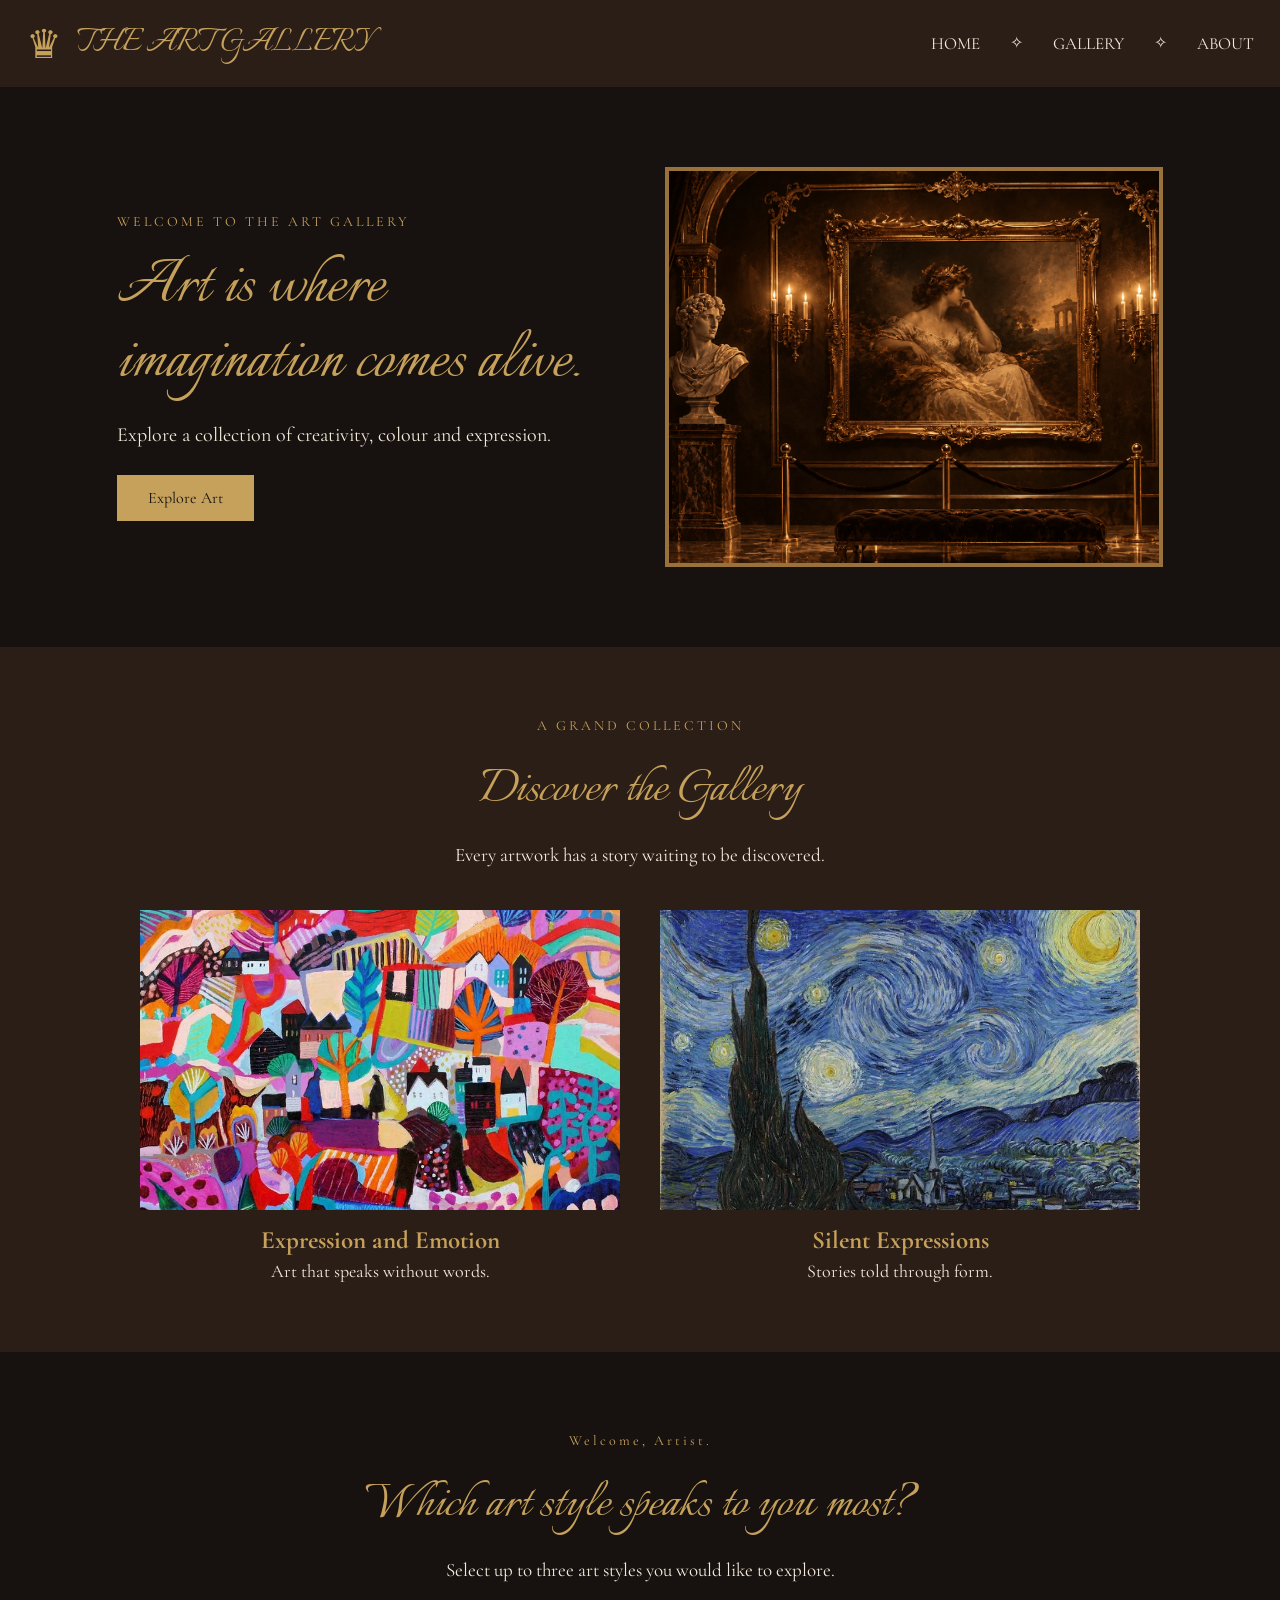
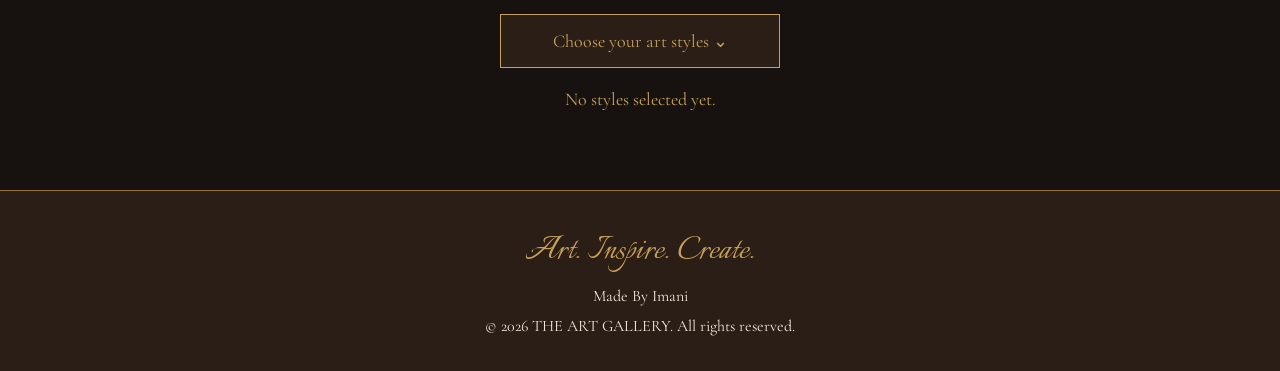
<file: index.html>
<!doctype html>
<html lang="en">
  <head>
    <meta charset="UTF-8" />
    <meta name="viewport" content="width=device-width, initial-scale=1.0" />

    <title>THE ART GALLERY</title>

    <link rel="stylesheet" href="home.css" />

    <link
      href="https://fonts.googleapis.com/css2?family=Cormorant+Garamond:wght@400;500;600;700&family=Italianno&display=swap"
      rel="stylesheet"
    />
  </head>

  <body>
    <a href="#main" class="skip-link">Skip to content</a>

    <header>
      <nav>
        <h2 class="logo"><span class="crown">♛</span> THE ART GALLERY</h2>

        <ul>
          <li><a href="index.html">HOME</a></li>
          <span>✧</span>
          <li><a href="gallery.html">GALLERY</a></li>
          <span>✧</span>
          <li><a href="about.html">ABOUT</a></li>
        </ul>
      </nav>
    </header>

    <main id="main">
      <section class="hero">
        <div class="hero-text">
          <p class="small-heading">WELCOME TO THE ART GALLERY</p>

          <h1>Art is where imagination comes alive.</h1>

          <p class="description">
            Explore a collection of creativity, colour and expression.
          </p>

          <a href="gallery.html" class="button"> Explore Art </a>
        </div>

        <div class="hero-image">
          <img
            src="background image.png"
            alt="A beautiful painting displayed in an art gallery"
          />
        </div>
      </section>

      <section class="featured">
        <p class="small-heading">A GRAND COLLECTION</p>

        <h2>Discover the Gallery</h2>

        <p class="section-description">
          Every artwork has a story waiting to be discovered.
        </p>

        <div class="artworks">
          <div class="artwork">
            <img src="./colorfulwork.jpg" alt="Colourful expressive artwork" />

            <h3>Expression and Emotion</h3>

            <p>Art that speaks without words.</p>
          </div>

          <div class="artwork">
            <img src="./expressivework.jpg" alt="Expressive artwork" />

            <h3>Silent Expressions</h3>

            <p>Stories told through form.</p>
          </div>
        </div>
      </section>

      <section class="preferences">
        <p class="small-heading">Welcome, Artist.</p>

        <h2>Which art style speaks to you most?</h2>

        <p class="section-description">
          Select up to three art styles you would like to explore.
        </p>

        <button
          id="dropdownButton"
          class="dropdown-button"
          aria-expanded="false"
        >
          Choose your art styles

          <span>⌄</span>
        </button>

        <div id="options" class="options hidden">
          <button class="style-option" data-style="Drawings">
            ✏️ Drawings
          </button>

          <button class="style-option" data-style="Paintings">
            🎨 Paintings
          </button>

          <button class="style-option" data-style="Mosaic">🖌️ Mosaic</button>

          <button class="style-option" data-style="Sculpture">
            🗿 Sculpture
          </button>

          <button class="style-option" data-style="Modern Art">
            🤖 Modern Art
          </button>

          <button
            id="randomButton"
            class="style-option"
            onclick="window.scrollTo({ top: 0, behavior: 'smooth' })"
          >
            🎲 Random
          </button>
        </div>

        <p id="selectionText" class="selection-text">No styles selected yet.</p>
      </section>
    </main>

    <div
      id="randomPopup"
      class="popup hidden"
      role="dialog"
      aria-modal="true"
      aria-labelledby="randomTitle"
    >
      <div class="popup-content">
        <button id="closePopup" class="close-button" aria-label="Close popup">
          ×
        </button>

        <h2 id="randomTitle">Rolling infinite possibilities!</h2>

        <div id="dice" class="dice">🎲</div>

        <p id="randomResult">Finding your art style...</p>

        <button id="tryAgain" class="button hidden">Try Again</button>
      </div>
    </div>

    <footer>
      <h2>Art. Inspire. Create.</h2>

      <p>Made By Imani</p>

      <p>© 2026 THE ART GALLERY. All rights reserved.</p>
    </footer>

    <script src="home.js"></script>
  </body>
</html>
</file>
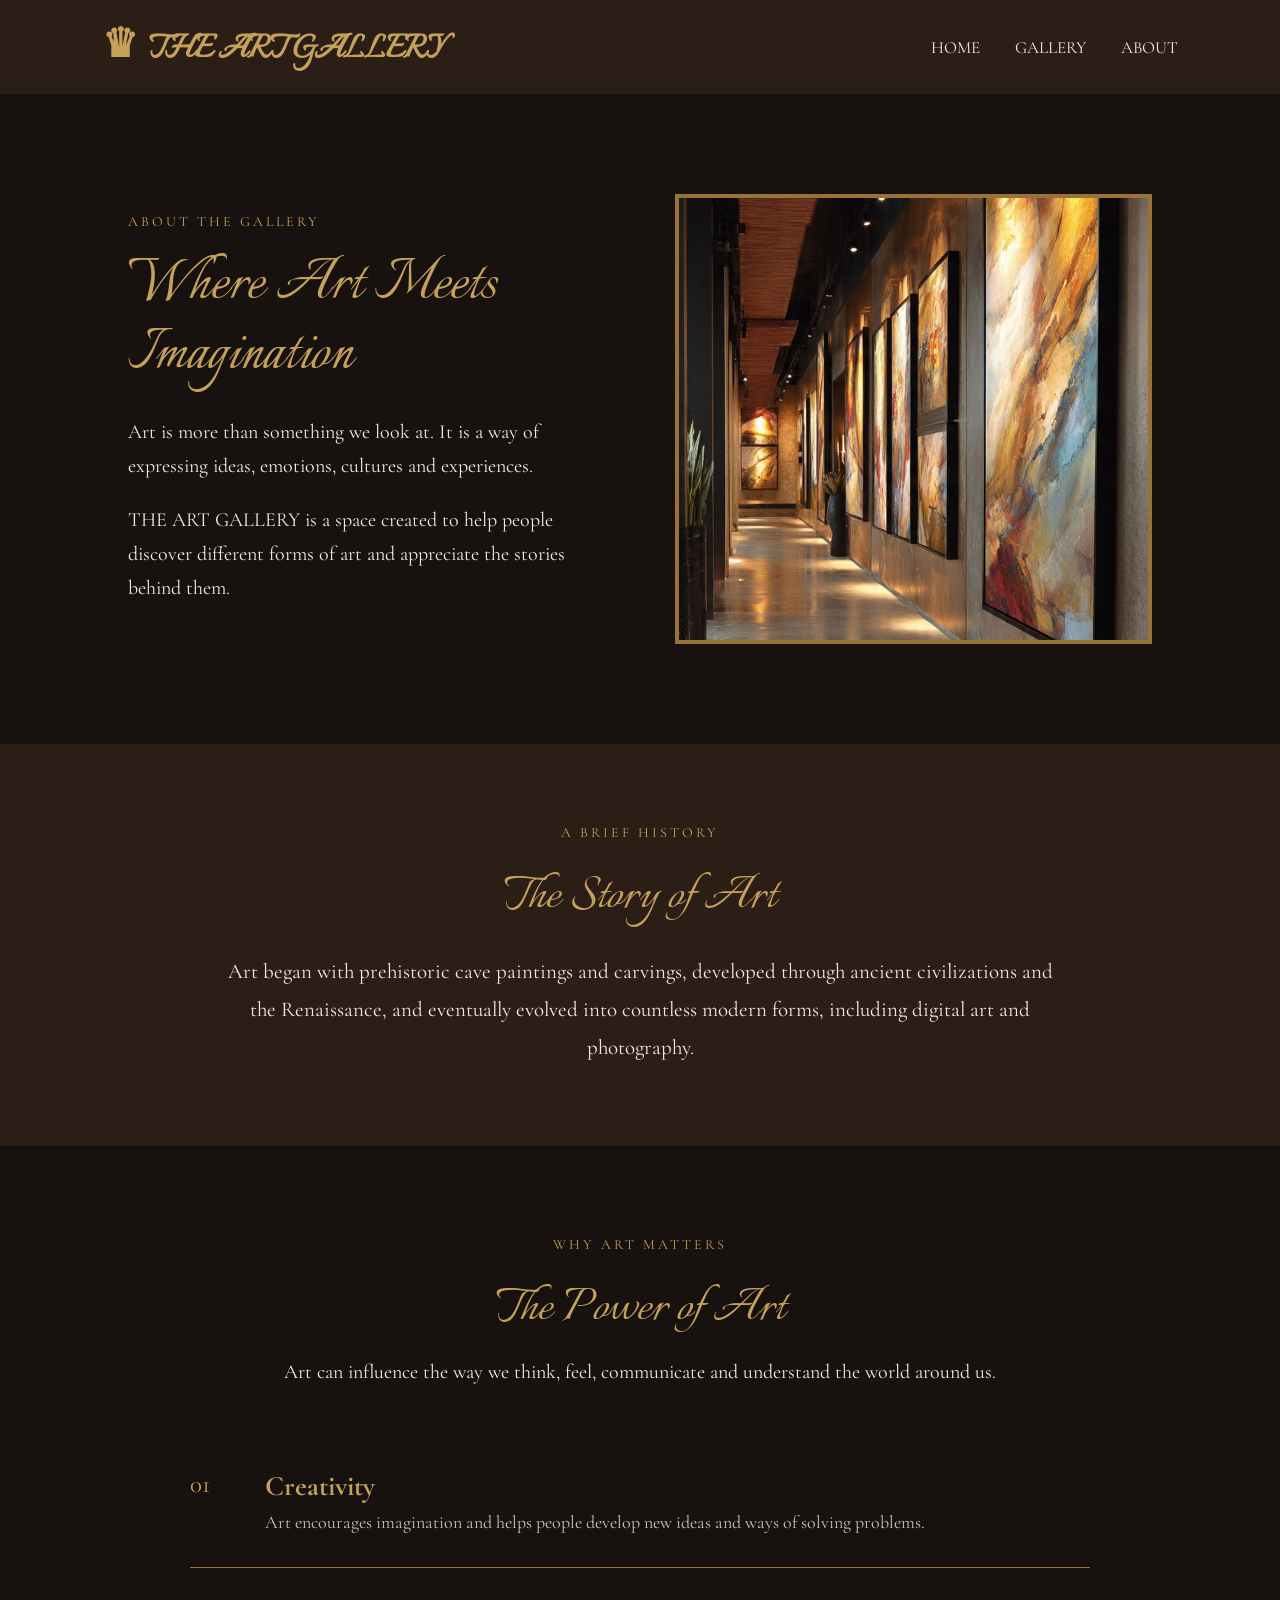
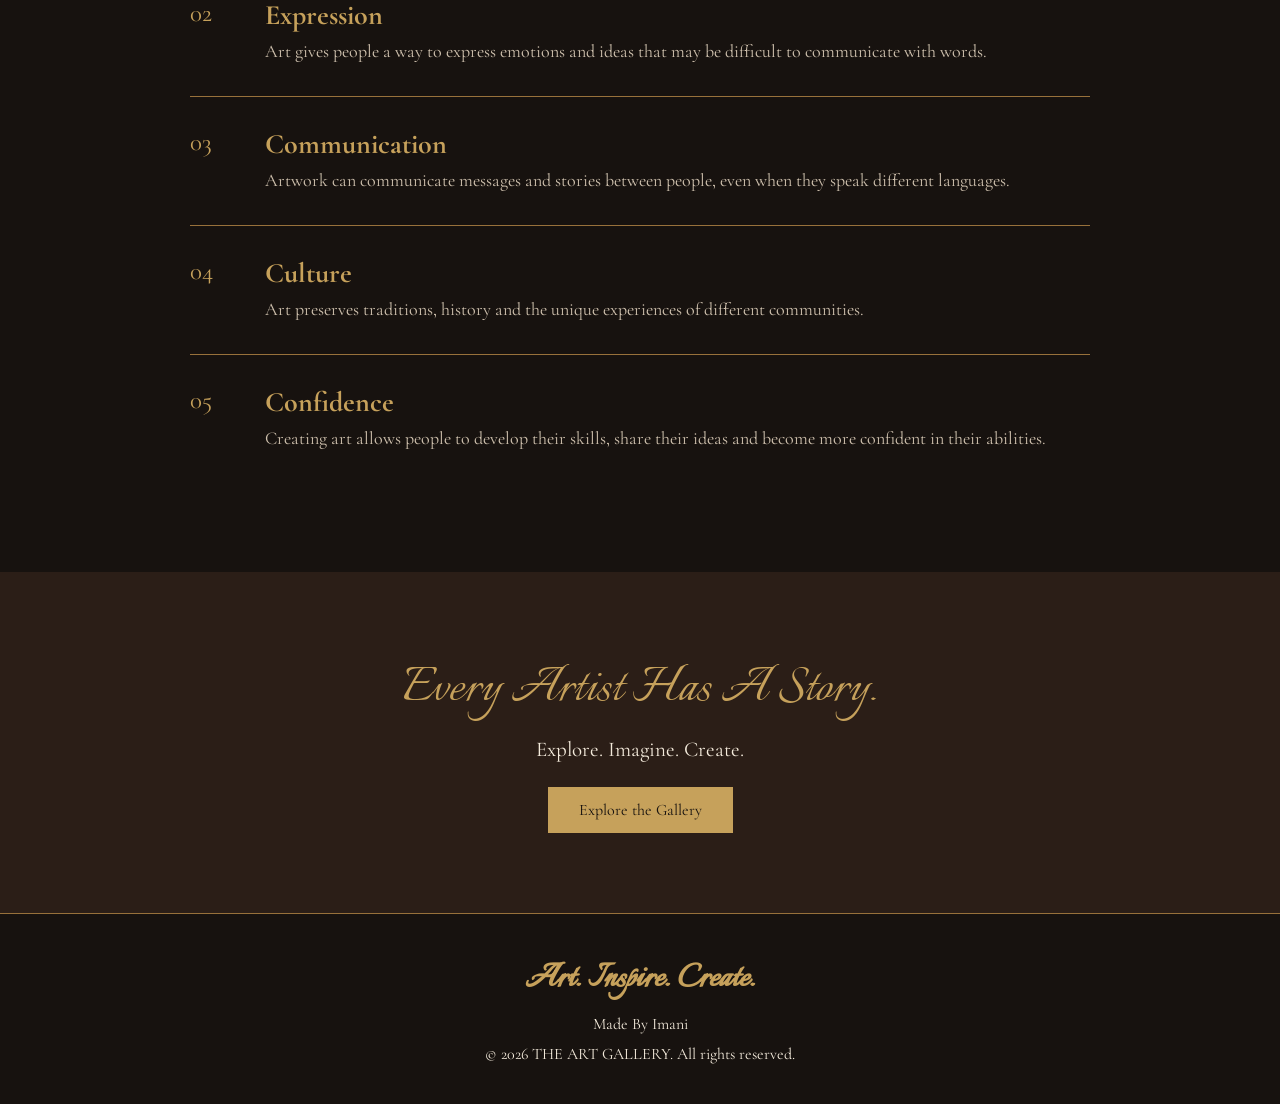
<file: about.html>
<!DOCTYPE html>
 <html lang="en">

<head>
    <meta charset="UTF-8">
    <meta name="viewport" content="width=device-width, initial-scale=1.0">

    <title>About | THE ART GALLERY</title>

    <link rel="stylesheet" href="about.css">
   
    <link href="https://fonts.googleapis.com/css2?family=Cormorant+Garamond:wght@400;500;600;700&family=Italianno&display=swap" rel="stylesheet">
</head>

<body>
      
      <a href="#main" class="skip-link">Skip to content</a>

      <header>

        <nav>

             <h2 class="logo">
         <span class="crown">♛</span> THE ART GALLERY
           </h2>

            <ul>
                <li>
                    <a href="index.html">HOME</a>
                </li>

                <li>
                    <a href="gallery.html">GALLERY</a>
                </li>

                <li>
                    <a href="about.html">ABOUT</a>
                </li>
            </ul>

        </nav>

    </header>

     <main id="main">

         <section class="about-hero">

            <div class="about-text">

                <p class="small-heading">ABOUT THE GALLERY</p>

                <h1>Where Art Meets Imagination</h1>

                <p>
                    Art is more than something we look at.
                    It is a way of expressing ideas, emotions,
                    cultures and experiences.
                </p>

                <p>
                    THE ART GALLERY is a space created to help
                    people discover different forms of art and
                    appreciate the stories behind them.
                </p>

            </div>


            <div class="about-image">

                <img src="./displayed art.jpg"
                     alt="Artwork displayed in an elegant art gallery">

            </div>

        </section>
           
        <section class="history">

            <p class="small-heading">A BRIEF HISTORY</p>

            <h2>The Story of Art</h2>

            <p class="history-text">
                Art began with prehistoric cave paintings and carvings,
                developed through ancient civilizations and the Renaissance,
                and eventually evolved into countless modern forms, including
                digital art and photography.
            </p>

        </section>

            <section class="benefits">

            <p class="small-heading">WHY ART MATTERS</p>

            <h2>The Power of Art</h2>

            <p class="intro">
                Art can influence the way we think, feel,
                communicate and understand the world around us.
            </p>


            <div class="benefit-list">

                <!-- Benefit 1 -->
                <div class="benefit">

                    <div class="number">01</div>

                    <div>
                        <h3>Creativity</h3>

                        <p>
                            Art encourages imagination and helps
                            people develop new ideas and ways of
                            solving problems.
                        </p>
                    </div>

                </div>

                  <div class="benefit">

                    <div class="number">02</div>

                    <div>
                        <h3>Expression</h3>

                        <p>
                            Art gives people a way to express
                            emotions and ideas that may be difficult
                            to communicate with words.
                        </p>
                    </div>

                </div>

                   <div class="benefit">

                    <div class="number">03</div>

                    <div>
                        <h3>Communication</h3>

                        <p>
                            Artwork can communicate messages and
                            stories between people, even when they
                            speak different languages.
                        </p>
                    </div>

                </div>

                 <div class="benefit">

                    <div class="number">04</div>

                    <div>
                        <h3>Culture</h3>

                        <p>
                            Art preserves traditions, history and
                            the unique experiences of different
                            communities.
                        </p>
                    </div>

                </div>


                 <div class="benefit">

                    <div class="number">05</div>

                    <div>
                        <h3>Confidence</h3>

                        <p>
                            Creating art allows people to develop
                            their skills, share their ideas and
                            become more confident in their abilities.
                        </p>
                    </div>

                </div>

            </div>

        </section>

         <section class="closing">

            <h2>Every Artist Has A Story.</h2>

            <p>
                Explore. Imagine. Create.
            </p>

            <a href="gallery.html" class="button">
                Explore the Gallery
            </a>

        </section>

    </main>

  <footer>

        <h2>Art. Inspire. Create.</h2>

        <p>Made By Imani</p>

        <p>
            © 2026 THE ART GALLERY. All rights reserved.
        </p>

    </footer>

           <script src="about.js"></script>

</body>

</html>
</file>
<file: home.css>
* {
    margin: 0;
    padding: 0;
    box-sizing: border-box;
}

html {
    scroll-behavior: smooth;
    width: 100%;
}

body {
    width: 100%;
    max-width: 100%;
    overflow-x: hidden;

    background-color: #17120f;
    color: #f3eadb;

    font-family: 'Cormorant Garamond', serif;
}
 
.logo {
    display: flex;
    align-items: center;
    gap: 10px;

    font-family: 'Italianno', cursive;

    color: #c6a15b;

    font-size: 38px;

    font-weight: normal;

    white-space: nowrap;
}

   .crown {
    font-family: Arial, sans-serif;
     font-size: 40px; 
     color: #c6a15b;
    margin-right: 5px;
}


.skip-link {
    position: absolute;
    left: -999px;
}

.skip-link:focus {
    left: 10px;
    top: 10px;

    background-color: #c6a15b;
    color: #17120f;

    padding: 10px;

    z-index: 100;
}


header {
    width: 100%;
    background-color: #2b1e17;
    padding: 20px 2%;
}

nav {
    width: 100%;

    display: flex;
    justify-content: space-between;
    align-items: center;

    gap: 20px;
}


.logo {
    font-family: 'Italianno', cursive;

    color: #c6a15b;

    font-size: 38px;

    font-weight: normal;

    white-space: nowrap;
}


nav ul {
    display: flex;

    list-style: none;

    gap: 30px;

    flex-wrap: wrap;
}

nav a {
    color: #f3eadb;

    text-decoration: none;

    font-family: 'Cormorant Garamond', serif;

    font-size: 17px;

    transition: 0.3s;
}

nav a:hover {
    color: #c6a15b;
}


.hero {
    width: 100%;
    max-width: 1200px;

    margin: 0 auto;

    display: flex;

    align-items: center;

    justify-content: space-between;

    gap: 50px;

    padding: 80px 6%;
}

   body {
    animation: fadeIn 0.3s ease-in;
}

  .entrance {
    animation: appear 1.5s ease forwards;
}

   body {
    animation: appear 1.5s ease forwards;
}

@keyframes appear {

    from {
        opacity: 0;
        transform: translateY(30px);
    }

    to {
        opacity: 1;
        transform: translateY(0);
    }

}


.hero-text,
.hero-image {
    flex: 1;
    min-width: 0;
}



.small-heading {
    color: #c6a15b;

    letter-spacing: 3px;

    font-size: 14px;

    margin-bottom: 20px;
}




.hero h1 {
    font-family: 'Italianno', cursive;

    color: #c6a15b;

    font-size: clamp(50px, 6vw, 75px);

    font-weight: normal;

    line-height: 1;

    margin-bottom: 20px;
}




.description {
    font-size: 20px;

    line-height: 1.5;

    margin-bottom: 25px;
}




.button {
    display: inline-block;

    background-color: #c6a15b;

    color: #17120f;

    padding: 12px 30px;

    text-decoration: none;

    border: 1px solid #c6a15b;

    font-family: 'Cormorant Garamond', serif;

    transition: 0.3s;
}

.button:hover {
    background-color: transparent;

    color: #c6a15b;
}



.hero-image {
    display: flex;

    justify-content: center;
}

.hero-image img {
    width: 100%;
    max-width: 520px;

    height: 400px;

    object-fit: cover;

    border: 4px solid #98713b;

    display: block;
}




.featured {
    width: 100%;

    background-color: #2b1e17;

    text-align: center;

    padding: 70px 6%;
}



.featured h2 {
    font-family: 'Italianno', cursive;

    color: #c6a15b;

    font-size: clamp(45px, 5vw, 58px);

    font-weight: normal;

    margin-bottom: 15px;
}




.section-description {
    font-size: 19px;

    line-height: 1.5;

    margin-bottom: 30px;
}



.artworks {
    width: 100%;
    max-width: 1000px;

    margin: 40px auto 0;

    display: flex;

    justify-content: center;

    gap: 40px;
}



.artwork {
    width: 50%;

    min-width: 0;
}

.artwork img {
    width: 100%;

    height: 300px;

    object-fit: cover;

    display: block;
}

.artwork h3 {
    color: #c6a15b;

    font-size: 25px;

    margin-top: 15px;
}

.artwork p {
    font-size: 18px;

    margin-top: 5px;
}


.preferences {
    width: 100%;

    text-align: center;

    padding: 80px 6%;
}


.preferences h2 {
    font-family: 'Italianno', cursive;

    color: #c6a15b;

    font-size: clamp(45px, 5vw, 58px);

    font-weight: normal;

    margin-bottom: 15px;
}


.dropdown-button {
    background-color: #2b1e17;

    color: #c6a15b;

    border: 1px solid #c6a15b;

    padding: 15px 25px;

    width: min(280px, 90%);

    font-family: 'Cormorant Garamond', serif;

    font-size: 18px;

    cursor: pointer;
}


.options {
    display: flex;

    flex-direction: column;

    align-items: center;

    gap: 12px;

    margin: 20px auto;
}

.style-option {
    background-color: #2b1e17;

    color: #c6a15b;

    border: 1px solid #c6a15b;

    padding: 12px 25px;

    width: min(280px, 90%);

    font-family: 'Cormorant Garamond', serif;

    font-size: 18px;

    cursor: pointer;

    transition: 0.3s;
}

.style-option:hover,
.style-option.chosen {
    background-color: #c6a15b;

    color: #2b1e17;
}


.hidden {
    display: none !important;
}


.selection-text {
    color: #c6a15b;

    font-size: 18px;

    margin-top: 20px;
}


.popup {
    position: fixed;

    top: 0;
    left: 0;

    width: 100vw;
    height: 100vh;

    background-color: rgba(0, 0, 0, 0.85);

    display: flex;

    justify-content: center;

    align-items: center;

    z-index: 1000;

    padding: 20px;
}


.popup-content {
    width: min(350px, 90vw);

    background-color: #2b1e17;

    border: 2px solid #c6a15b;

    padding: 40px 30px;

    text-align: center;

    position: relative;
}


.popup-content h2 {
    font-family: 'Italianno', cursive;

    color: #c6a15b;

    font-size: 40px;

    font-weight: normal;
}


.dice {
    font-size: 70px;

    margin: 25px;
}


.close-button {
    position: absolute;

    right: 15px;
    top: 10px;

    background: none;

    border: none;

    color: #f3eadb;

    font-size: 30px;

    cursor: pointer;

    line-height: 1;
}

.close-button:hover {
    color: #c6a15b;
}


footer {
    width: 100%;

    background-color: #2b1e17;

    text-align: center;

    padding: 35px 20px;

    border-top: 1px solid #98713b;
}


footer h2 {
    font-family: 'Italianno', cursive;

    color: #c6a15b;

    font-size: 40px;

    font-weight: normal;
}



footer p {
    margin-top: 10px;

    font-size: 16px;
}


button:focus-visible,
a:focus-visible {
    outline: 3px solid #f3eadb;

    outline-offset: 4px;
}


@media (max-width: 850px) {

    header {
        padding: 18px 5%;
    }

    nav {
        flex-direction: column;

        gap: 15px;
    }

    .hero {
        flex-direction: column;

        text-align: center;

        padding: 60px 6%;
    }

    .hero-image {
        width: 100%;
    }

    .hero-image img {
        max-width: 600px;

        height: 350px;
    }

    .artworks {
        flex-direction: column;

        align-items: center;
    }

    .artwork {
        width: min(600px, 100%);
    }

}


@media (max-width: 500px) {

    nav ul {
        gap: 15px;
    }

    nav a {
        font-size: 15px;
    }

    .logo {
        font-size: 32px;
    }

    .hero {
        padding: 50px 5%;
    }

    .hero h1 {
        font-size: 48px;
    }

    .hero-image img {
        height: 280px;
    }

    .featured,
    .preferences {
        padding: 60px 5%;
    }

    .artwork img {
        height: 250px;
    }

    .popup-content {
        padding: 35px 20px;
    }

}

@media (prefers-reduced-motion: reduce) {

    html {
        scroll-behavior: auto;
    }

    * {
        transition: none !important;

        animation: none !important;
    }

}
</file>
<file: about.css>
* {
    margin: 0;
    padding: 0;
    box-sizing: border-box;
}

html {
    scroll-behavior: smooth;
}

body {
    background-color: #17120f;
    color: #f3eadb;
    font-family: 'Cormorant Garamond', serif;
}

    .crown {
    font-family: Arial, sans-serif;
     font-size: 40px; 
     color: #c6a15b;
    margin-right: 5px;
}

   header {
    width: 100%;
    background-color: #2b1e17;
    padding: 20px 10px;
}

.skip-link {
    position: absolute;
    left: -999px;
}

.skip-link:focus {
    left: 10px;
    top: 10px;

    background-color: #c6a15b;
    color: #17120f;

    padding: 10px;

    z-index: 100;
}

header {
    background-color: #2b1e17;
    padding: 20px 8%;
}

nav {
    display: flex;
    justify-content: space-between;
    align-items: center;
}

.logo {
    font-family: 'Italianno', cursive;
    color: #c6a15b;
    font-size: 38px;
}

nav ul {
    display: flex;
    list-style: none;
    gap: 35px;
}

nav a {
    color: #f3eadb;
    text-decoration: none;
    font-size: 17px;

    transition: 0.3s;
}

nav a:hover {
    color: #c6a15b;
}

.about-hero {
    display: flex;

    justify-content: center;
    align-items: center;

    gap: 70px;

    padding: 100px 10%;

    min-height: 600px;
}

.about-text {
    flex: 1;
}

.small-heading {
    color: #c6a15b;

    letter-spacing: 3px;

    font-size: 14px;

    margin-bottom: 20px;
}

.about-text h1 {
    font-family: 'Italianno', cursive;

    color: #c6a15b;

    font-size: 70px;

    font-weight: normal;

    line-height: 1;

    margin-bottom: 25px;
}

.about-text p:not(.small-heading) {
    font-size: 20px;

    line-height: 1.7;

    margin-bottom: 20px;
}

.about-image {
    flex: 1;
}

.about-image img {
    width: 100%;

    height: 450px;

    object-fit: cover;

    border: 4px solid #98713b;

    display: block;
}

.history {
    background-color: #2b1e17;

    text-align: center;

    padding: 80px 15%;
}

.history h2 {
    font-family: 'Italianno', cursive;

    color: #c6a15b;

    font-size: 58px;

    font-weight: normal;

    margin-bottom: 20px;
}

.history-text {
    max-width: 850px;

    margin: auto;

    font-size: 21px;

    line-height: 1.8;
}

.benefits {
    padding: 90px 12%;
}

.benefits > .small-heading {
    text-align: center;
}

.benefits h2 {
    font-family: 'Italianno', cursive;

    color: #c6a15b;

    font-size: 58px;

    font-weight: normal;

    text-align: center;

    margin-bottom: 15px;
}

.intro {
    text-align: center;

    font-size: 20px;

    margin-bottom: 55px;
}

.benefit-list {
    max-width: 900px;

    margin: auto;
}

.benefit {
    display: flex;

    align-items: flex-start;

    gap: 30px;

    padding: 30px 0;

    border-bottom: 1px solid #98713b;
}

.benefit:last-child {
    border-bottom: none;
}

.number {
    color: #c6a15b;

    font-size: 25px;

    min-width: 45px;
}

.benefit h3 {
    color: #c6a15b;

    font-size: 28px;

    margin-bottom: 5px;
}

.benefit p {
    font-size: 18px;

    line-height: 1.6;

    color: #cfc1ae;
}

.closing {
    text-align: center;

    background-color: #2b1e17;

    padding: 80px 20px;
}

.closing h2 {
    font-family: 'Italianno', cursive;

    color: #c6a15b;

    font-size: 60px;

    font-weight: normal;

    margin-bottom: 10px;
}

.closing p {
    font-size: 21px;

    margin-bottom: 25px;
}

.button {
    display: inline-block;

    background-color: #c6a15b;

    color: #17120f;

    padding: 12px 30px;

    text-decoration: none;

    border: 1px solid #c6a15b;

    transition: 0.3s;
}

.button:hover {
    background-color: transparent;

    color: #c6a15b;
}

footer {
    background-color: #17120f;

    text-align: center;

    padding: 40px;

    border-top: 1px solid #98713b;
}

footer h2 {
    font-family: 'Italianno', cursive;

    color: #c6a15b;

    font-size: 40px;
}

footer p {
    margin-top: 10px;

    font-size: 16px;
}

button:focus-visible,
a:focus-visible {
    outline: 3px solid #f3eadb;

    outline-offset: 4px;
}

@media (max-width: 760px) {

    nav {
        flex-direction: column;

        gap: 20px;
    }


    .about-hero {
        flex-direction: column;

        text-align: center;

        padding: 70px 8%;
    }


    .about-text h1 {
        font-size: 55px;
    }


    .about-image img {
        height: 350px;
    }


    .history {
        padding: 70px 8%;
    }


    .benefits {
        padding: 70px 8%;
    }


    .closing h2 {
        font-size: 50px;
    }

}

@media (max-width: 420px) {

    nav ul {
        gap: 15px;
    }


    .about-text h1 {
        font-size: 45px;
    }


    .about-text p:not(.small-heading) {
        font-size: 18px;
    }


    .about-image img {
        height: 280px;
    }


    .history h2,
    .benefits h2 {
        font-size: 48px;
    }


    .benefit {
        gap: 15px;
    }


    .benefit h3 {
        font-size: 24px;
    }


    .benefit p {
        font-size: 17px;
    }

}

@media (prefers-reduced-motion: reduce) {

    html {
        scroll-behavior: auto;
    }

    * {
        transition: none !important;

        animation: none !important;
    }

}
</file>
